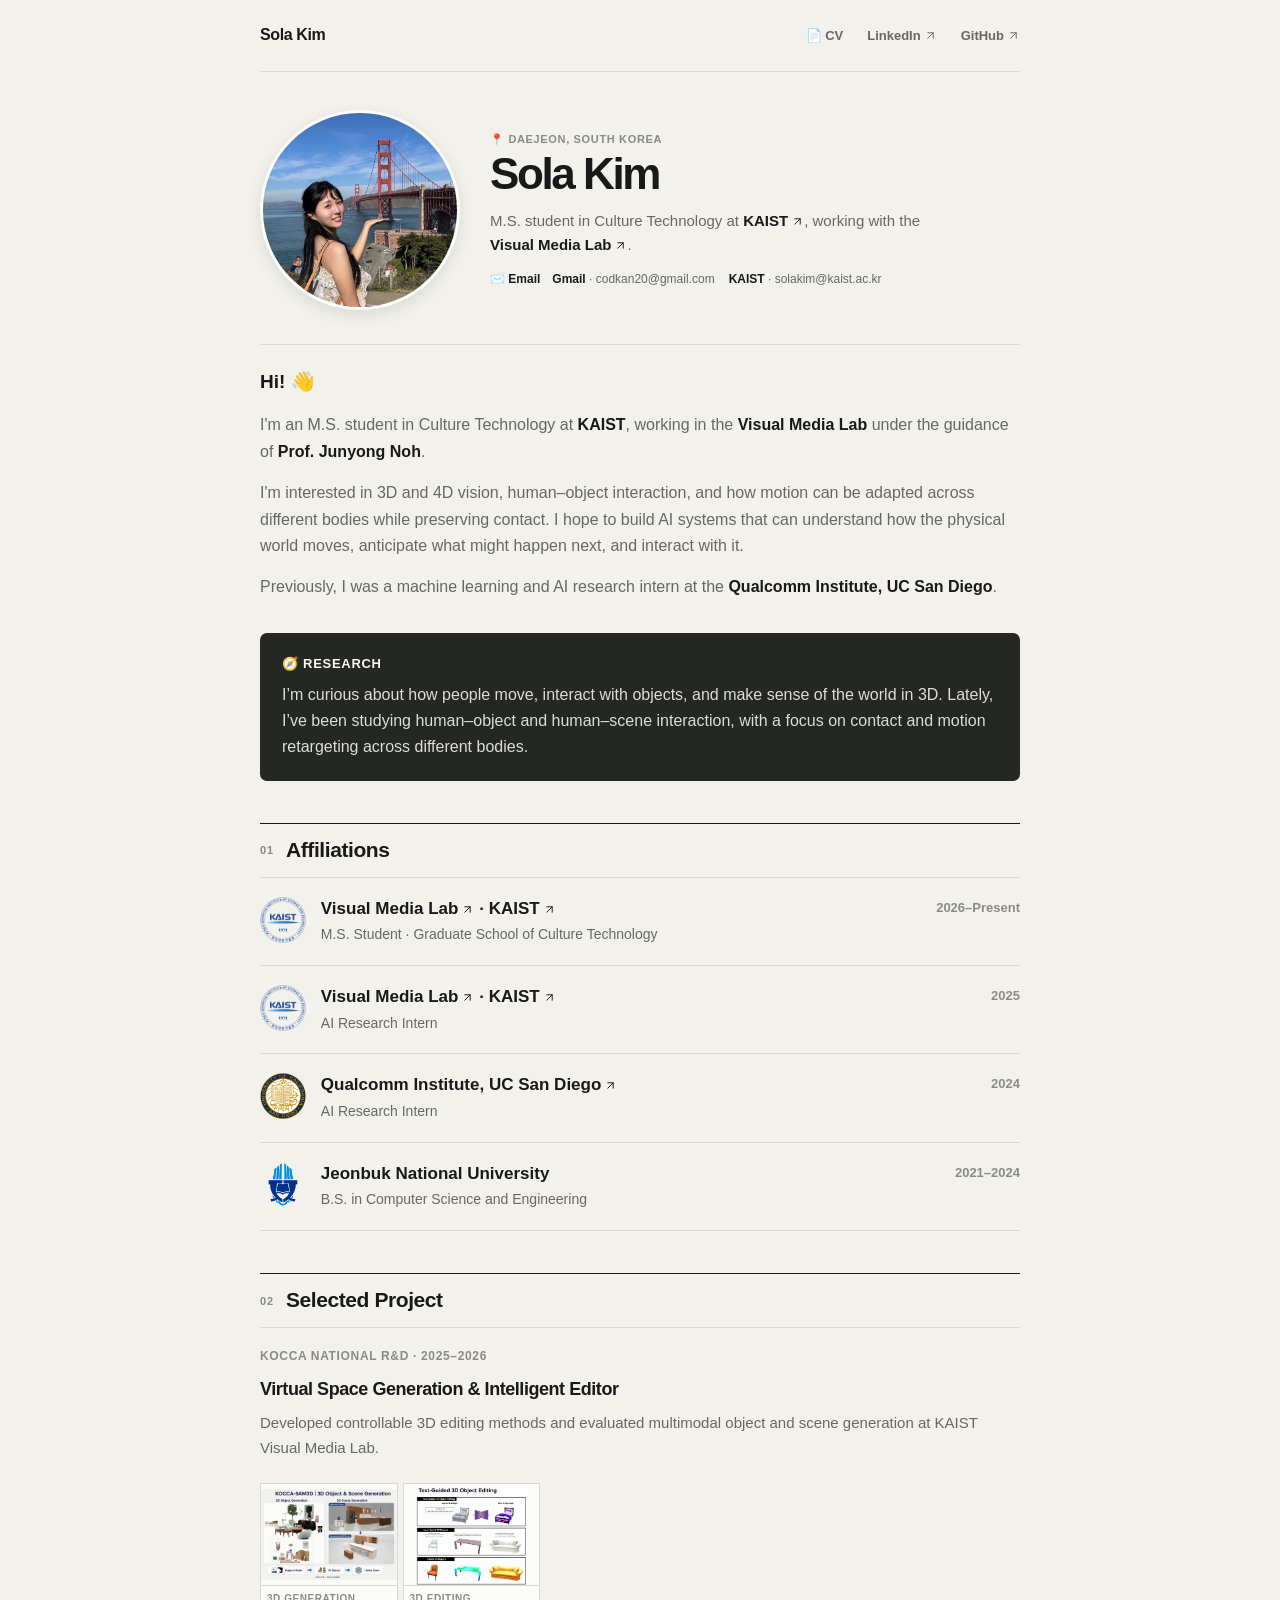
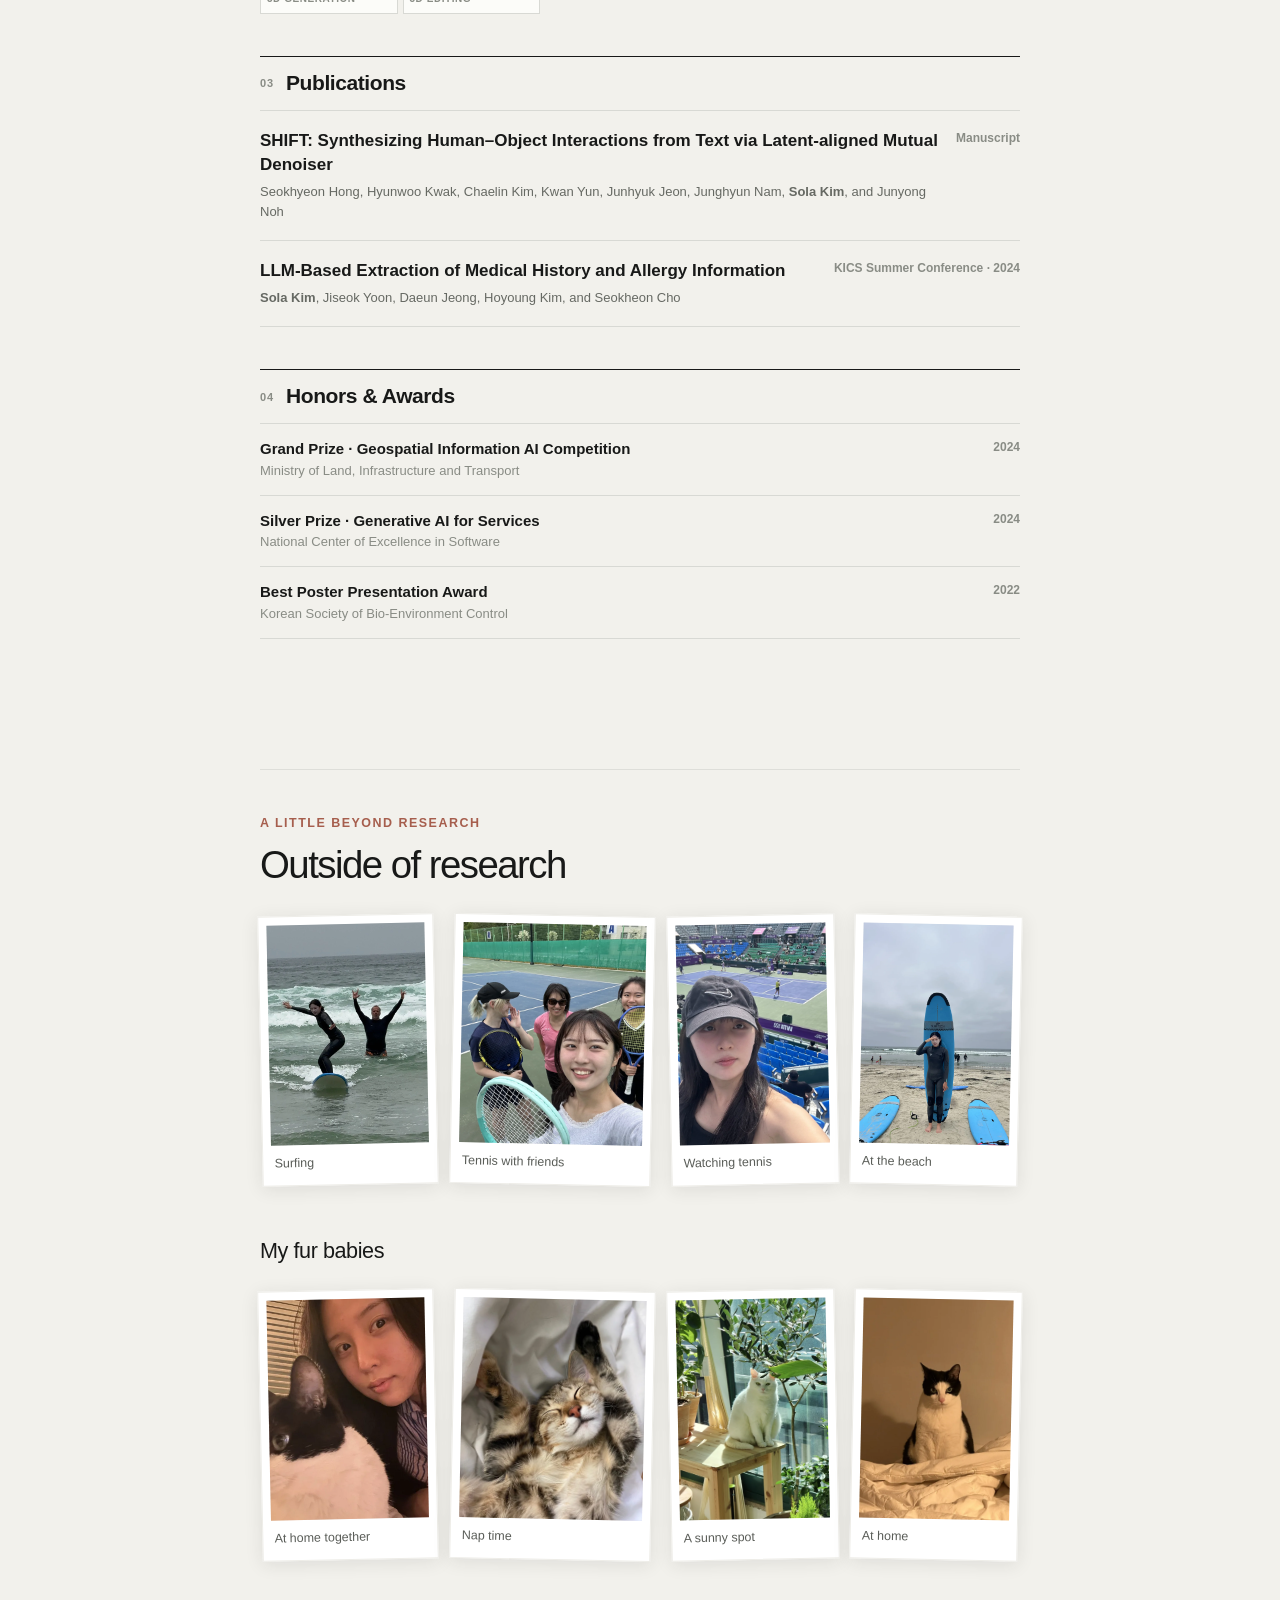
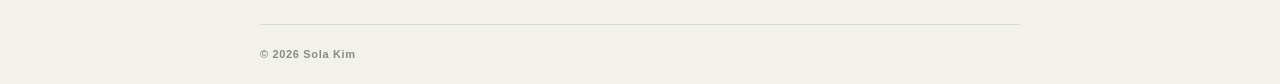
<file: index.html>
<!DOCTYPE html>

<html lang="en"><head><meta charset="utf-8"/><meta content="width=device-width, initial-scale=1" name="viewport"/><link data-precedence="vite-rsc/importer-resources" data-rsc-css-href="/_next/static/css/index.CDTAW_v6.css" href="/_next/static/css/index.CDTAW_v6.css" rel="stylesheet"/><title>Sola Kim — 3D &amp; 4D Vision Research</title><meta content="Sola Kim is an M.S. student at KAIST Visual Media Lab researching 3D and 4D vision, generative video, human-object interaction, and controllable visual generation." name="description"/><meta content="Sola Kim — 3D &amp; 4D Vision Research" property="og:title"/><meta content="3D &amp; 4D Vision · Generative Video · Controllable Generation" property="og:description"/><meta content="website" property="og:type"/><meta content="https://ffe4el.github.io/og.png" property="og:image"/><meta content="1731" property="og:image:width"/><meta content="909" property="og:image:height"/><meta content="Sola Kim — 3D and 4D Vision Research" property="og:image:alt"/><meta content="summary_large_image" name="twitter:card"/><meta content="Sola Kim — 3D &amp; 4D Vision Research" name="twitter:title"/><meta content="3D &amp; 4D Vision · Generative Video · Controllable Generation" name="twitter:description"/><meta content="https://ffe4el.github.io/og.png" name="twitter:image"/>
<style>
.life-section{margin:5.5rem 0 4rem;padding:2.7rem 0 0;border-top:1px solid #deded9}
.life-heading{display:grid;grid-template-columns:1fr 1fr;gap:2rem;align-items:end;margin-bottom:1.8rem}
.life-kicker{font-size:.78rem;text-transform:uppercase;letter-spacing:.12em;font-weight:700;color:#a65e4d;margin:0 0 .6rem}
.life-heading h2{font-size:clamp(1.7rem,3vw,2.5rem);line-height:1.12;letter-spacing:-.04em;margin:0;max-width:450px}
.life-heading>p{color:#585c5b;line-height:1.7;margin:0;max-width:460px;font-size:.96rem}
.photo-album{display:grid;grid-template-columns:1.05fr 1.2fr 1fr 1fr;gap:1rem;align-items:start}
.photo{background:#fff;margin:0;padding:.5rem .5rem .7rem;box-shadow:0 3px 18px rgba(37,43,39,.1);border:1px solid #eeede8;transform:rotate(-1.2deg)}
.photo:nth-child(even){transform:rotate(1.2deg)}
.photo img{display:block;width:100%;height:220px;object-fit:cover;background:#ecece8}
.photo.surf-wave img{object-position:50% 65%}.photo.tennis-friends img{object-position:65% 60%}.photo.tennis-match img{object-position:47% 62%}.photo.surf-beach img{object-position:50% 58%}
.photo figcaption{font-size:.78rem;color:#5a5d58;padding:.65rem .2rem .15rem;line-height:1.3}
@media(max-width:760px){.life-section{margin-top:3.5rem}.life-heading{grid-template-columns:1fr;gap:1rem}.photo-album{grid-template-columns:repeat(2,minmax(0,1fr));gap:.85rem}.photo img{height:200px}}
@media(max-width:400px){.photo img{height:150px}.life-heading h2{font-size:1.7rem}}

.cats-heading{margin:3rem 0 1.3rem}.cats-heading h3{font-size:1.35rem;letter-spacing:-.02em;margin:0 0 .3rem}.cats-heading p{margin:0;color:#585c5b;font-size:.96rem}.cats-album .photo img{object-position:center 45%}
</style><style>.enlarge-image{display:block;cursor:zoom-in}.enlarge-image:focus-visible{outline:3px solid #a65e4d;outline-offset:4px}.image-viewer{border:0;background:transparent;padding:0;max-width:95vw;max-height:95vh;overflow:visible}.image-viewer::backdrop{background:rgba(0,0,0,.82)}.image-viewer img{display:block;max-width:90vw;max-height:88vh;object-fit:contain}.image-viewer-close{position:absolute;right:0;top:-2.6rem;background:transparent;color:#fff;border:0;font-size:2rem;line-height:1;cursor:pointer}.life-heading{grid-template-columns:1fr}</style><style>.experience-row{display:grid!important;grid-template-columns:48px minmax(0,1fr) auto!important;gap:.8rem;align-items:start}.affiliation-logo{position:relative;display:block;width:46px;height:46px;overflow:hidden;flex:none}.affiliation-logo img{width:100%;height:100%;object-fit:contain;display:block}.jeonbuk-logo img{position:absolute;width:96px;height:auto;max-width:none;left:-25px;top:0}@media(max-width:480px){.experience-row{grid-template-columns:38px minmax(0,1fr) auto!important;gap:.6rem}.affiliation-logo{width:38px;height:38px}.jeonbuk-logo img{width:76px;left:-19px}}</style><style>.jeonbuk-logo img{position:static;width:100%;height:100%;max-width:100%;object-fit:contain}</style></head><body><main id="top"><div class="page-shell"><header class="topbar"><a aria-label="Sola Kim, home" class="wordmark" href="#top">Sola Kim</a><nav aria-label="Profile links"><a href="/cv/Sola-Kim-CV.pdf" target="_blank">📄 CV</a><a href="https://www.linkedin.com/in/colasola/" rel="noreferrer" target="_blank">LinkedIn <svg aria-hidden="true" class="lucide lucide-arrow-up-right" fill="none" height="13" stroke="currentColor" stroke-linecap="round" stroke-linejoin="round" stroke-width="1.8" viewbox="0 0 24 24" width="13" xmlns="http://www.w3.org/2000/svg"><path d="M7 7h10v10"></path><path d="M7 17 17 7"></path></svg></a><a href="https://github.com/ffe4el" rel="noreferrer" target="_blank">GitHub <svg aria-hidden="true" class="lucide lucide-arrow-up-right" fill="none" height="13" stroke="currentColor" stroke-linecap="round" stroke-linejoin="round" stroke-width="1.8" viewbox="0 0 24 24" width="13" xmlns="http://www.w3.org/2000/svg"><path d="M7 7h10v10"></path><path d="M7 17 17 7"></path></svg></a></nav></header><section aria-labelledby="intro-title" class="intro"><div class="portrait"><img alt="Sola Kim in front of the Golden Gate Bridge" data-nimg="fill" decoding="async" fetchpriority="high" loading="eager" src="/profile.jpg" style="position:absolute;inset:0;width:100%;height:100%;object-fit:cover"/></div><div class="identity"><p class="location">📍 Daejeon, South Korea</p><h1 id="intro-title">Sola Kim</h1><p class="role">M.S. student in Culture Technology at<!-- --> <a href="https://www.kaist.ac.kr/en/" rel="noreferrer" target="_blank">KAIST <svg aria-hidden="true" class="lucide lucide-arrow-up-right" fill="none" height="13" stroke="currentColor" stroke-linecap="round" stroke-linejoin="round" stroke-width="1.8" viewbox="0 0 24 24" width="13" xmlns="http://www.w3.org/2000/svg"><path d="M7 7h10v10"></path><path d="M7 17 17 7"></path></svg></a>, working with the<!-- --> <a href="https://vml.kaist.ac.kr/" rel="noreferrer" target="_blank">Visual Media Lab <svg aria-hidden="true" class="lucide lucide-arrow-up-right" fill="none" height="13" stroke="currentColor" stroke-linecap="round" stroke-linejoin="round" stroke-width="1.8" viewbox="0 0 24 24" width="13" xmlns="http://www.w3.org/2000/svg"><path d="M7 7h10v10"></path><path d="M7 17 17 7"></path></svg></a>.</p><div aria-label="Email addresses" class="intro-contact"><span>✉️ Email</span><div><a href="mailto:codkan20@gmail.com"><strong>Gmail</strong> · codkan20@gmail.com</a><a href="mailto:solakim@kaist.ac.kr"><strong>KAIST</strong> · solakim@kaist.ac.kr</a></div></div></div><div class="bio"><p class="hello">Hi! 👋</p><p>I'm an M.S. student in Culture Technology at <a href="https://www.kaist.ac.kr/en/">KAIST</a>, working in the <a href="https://vml.kaist.ac.kr/">Visual Media Lab</a> under the guidance of <a href="https://vml.kaist.ac.kr/main/people/person/1">Prof. Junyong Noh</a>.</p><p>I'm interested in 3D and 4D vision, human–object interaction, and how motion can be adapted across different bodies while preserving contact. I hope to build AI systems that can understand how the physical world moves, anticipate what might happen next, and interact with it.</p><p>Previously, I was a machine learning and AI research intern at the <a href="https://qi.ucsd.edu/">Qualcomm Institute, UC San Diego</a>.</p></div></section><section aria-label="Research interests" class="research-strip"><span>🧭 Research</span><p>I’m curious about how people move, interact with objects, and make sense of the world in 3D. Lately, I’ve been studying human–object and human–scene interaction, with a focus on contact and motion retargeting across different bodies.</p></section><div class="content-grid"><section aria-labelledby="experience-title" class="ledger"><div class="section-heading"><span>01</span><h2 id="experience-title">Affiliations</h2></div><div class="experience-list"><article class="experience-row"><span aria-hidden="true" class="affiliation-logo"><img alt="" src="/affiliations/kaist.png"/></span><div><h3><a href="https://vml.kaist.ac.kr/" rel="noreferrer" target="_blank">Visual Media Lab <svg aria-hidden="true" class="lucide lucide-arrow-up-right" fill="none" height="13" stroke="currentColor" stroke-linecap="round" stroke-linejoin="round" stroke-width="1.8" viewbox="0 0 24 24" width="13" xmlns="http://www.w3.org/2000/svg"><path d="M7 7h10v10"></path><path d="M7 17 17 7"></path></svg></a> <!-- -->·<!-- --> <a href="https://www.kaist.ac.kr/en/" rel="noreferrer" target="_blank">KAIST <svg aria-hidden="true" class="lucide lucide-arrow-up-right" fill="none" height="13" stroke="currentColor" stroke-linecap="round" stroke-linejoin="round" stroke-width="1.8" viewbox="0 0 24 24" width="13" xmlns="http://www.w3.org/2000/svg"><path d="M7 7h10v10"></path><path d="M7 17 17 7"></path></svg></a></h3><p>M.S. Student · Graduate School of Culture Technology</p></div><time>2026–Present</time></article><article class="experience-row"><span aria-hidden="true" class="affiliation-logo"><img alt="" src="/affiliations/kaist.png"/></span><div><h3><a href="https://vml.kaist.ac.kr/" rel="noreferrer" target="_blank">Visual Media Lab <svg aria-hidden="true" class="lucide lucide-arrow-up-right" fill="none" height="13" stroke="currentColor" stroke-linecap="round" stroke-linejoin="round" stroke-width="1.8" viewbox="0 0 24 24" width="13" xmlns="http://www.w3.org/2000/svg"><path d="M7 7h10v10"></path><path d="M7 17 17 7"></path></svg></a> <!-- -->·<!-- --> <a href="https://www.kaist.ac.kr/en/" rel="noreferrer" target="_blank">KAIST <svg aria-hidden="true" class="lucide lucide-arrow-up-right" fill="none" height="13" stroke="currentColor" stroke-linecap="round" stroke-linejoin="round" stroke-width="1.8" viewbox="0 0 24 24" width="13" xmlns="http://www.w3.org/2000/svg"><path d="M7 7h10v10"></path><path d="M7 17 17 7"></path></svg></a></h3><p>AI Research Intern</p></div><time>2025</time></article><article class="experience-row"><span aria-hidden="true" class="affiliation-logo"><img alt="" src="/affiliations/ucsd.png"/></span><div><h3><a href="https://qi.ucsd.edu/" rel="noreferrer" target="_blank">Qualcomm Institute, UC San Diego <svg aria-hidden="true" class="lucide lucide-arrow-up-right" fill="none" height="13" stroke="currentColor" stroke-linecap="round" stroke-linejoin="round" stroke-width="1.8" viewbox="0 0 24 24" width="13" xmlns="http://www.w3.org/2000/svg"><path d="M7 7h10v10"></path><path d="M7 17 17 7"></path></svg></a></h3><p>AI Research Intern</p></div><time>2024</time></article><article class="experience-row"><span aria-hidden="true" class="affiliation-logo jeonbuk-logo"><img alt="" src="/affiliations/jeonbuk.png"/></span><div><h3><a href="https://www.jbnu.ac.kr/eng/">Jeonbuk National University</a></h3><p>B.S. in Computer Science and Engineering</p></div><time>2021–2024</time></article></div></section><section aria-labelledby="project-title" class="project"><div class="section-heading"><span>02</span><h2 id="project-title">Selected Project</h2></div><article class="project-row"><div class="project-copy"><p class="project-meta">KOCCA National R&amp;D · 2025–2026</p><h3>Virtual Space Generation &amp; Intelligent Editor</h3><p>Developed controllable 3D editing methods and evaluated multimodal object and scene generation at KAIST Visual Media Lab.</p></div><div aria-label="Project examples" class="project-images"><figure><a aria-label="Enlarge 3D object and scene generation results" class="enlarge-image" href="/work/kocca-sam3d.png"><img alt="3D object and scene generation results" data-nimg="1" decoding="async" height="1024" loading="lazy" src="/work/kocca-sam3d.png" width="1536"/></a><figcaption>3D generation</figcaption></figure><figure><a aria-label="Enlarge Text-guided 3D object editing examples" class="enlarge-image" href="/work/text-guided-3d-editing.png"><img alt="Text-guided 3D object editing examples" data-nimg="1" decoding="async" height="1218" loading="lazy" src="/work/text-guided-3d-editing.png" width="1368"/></a><figcaption>3D editing</figcaption></figure></div></article></section></div><div class="archive-grid"><section aria-labelledby="publications-title" class="publications"><div class="section-heading"><span>03</span><h2 id="publications-title">Publications</h2></div><article class="publication-row"><div><h3>SHIFT: Synthesizing Human–Object Interactions from Text via Latent-aligned Mutual Denoiser</h3><p>Seokhyeon Hong, Hyunwoo Kwak, Chaelin Kim, Kwan Yun, Junhyuk Jeon, Junghyun Nam, <strong>Sola Kim</strong>, and Junyong Noh</p></div><span>Manuscript</span></article><article class="publication-row"><div><h3>LLM-Based Extraction of Medical History and Allergy Information</h3><p><strong>Sola Kim</strong>, Jiseok Yoon, Daeun Jeong, Hoyoung Kim, and Seokheon Cho</p></div><span>KICS Summer Conference · 2024</span></article></section><section aria-labelledby="awards-title" class="awards"><div class="section-heading"><span>04</span><h2 id="awards-title">Honors &amp; Awards</h2></div><ul class="award-list"><li><div><strong>Grand Prize · Geospatial Information AI Competition</strong><small>Ministry of Land, Infrastructure and Transport</small></div><time>2024</time></li><li><div><strong>Silver Prize · Generative AI for Services</strong><small>National Center of Excellence in Software</small></div><time>2024</time></li><li><div><strong>Best Poster Presentation Award</strong><small>Korean Society of Bio-Environment Control</small></div><time>2022</time></li></ul></section></div><section aria-labelledby="life-title" class="life-section"><div class="life-heading"><div><p class="life-kicker">A little beyond research</p><h2 id="life-title">Outside of research</h2></div></div><div class="photo-album"><figure class="photo surf-wave"><img alt="Sola surfing on a wave" loading="lazy" src="/hobbies/surf-wave.webp"/><figcaption>Surfing</figcaption></figure><figure class="photo tennis-friends"><img alt="Sola and friends together on a tennis court" loading="lazy" src="/hobbies/tennis-friends.webp"/><figcaption>Tennis with friends</figcaption></figure><figure class="photo tennis-match"><img alt="Sola watching a tennis match" loading="lazy" src="/hobbies/tennis-match.webp"/><figcaption>Watching tennis</figcaption></figure><figure class="photo surf-beach"><img alt="Sola with a surfboard on the beach" loading="lazy" src="/hobbies/surf-beach.webp"/><figcaption>At the beach</figcaption></figure></div><div class="cats-heading"><h3>My fur babies</h3></div><div class="photo-album cats-album"><figure class="photo"><img alt="Sola with her black and white cat" loading="lazy" src="/hobbies/cats-together.webp"/><figcaption>At home together</figcaption></figure><figure class="photo"><img alt="A tabby cat sleeping" loading="lazy" src="/hobbies/cat-sleeping.webp"/><figcaption>Nap time</figcaption></figure><figure class="photo"><img alt="A white cat sitting among plants by a window" loading="lazy" src="/hobbies/cat-window.webp"/><figcaption>A sunny spot</figcaption></figure><figure class="photo"><img alt="A black and white cat sitting on a bed" loading="lazy" src="/hobbies/cat-bed.webp"/><figcaption>At home</figcaption></figure></div></section><footer><span>© <!-- -->2026<!-- --> Sola Kim</span></footer></div></main><dialog aria-label="Enlarged project image" class="image-viewer"><button aria-label="Close enlarged image" class="image-viewer-close" type="button">×</button><img alt=""/></dialog><script>const viewer = document.querySelector('.image-viewer');
const viewerImage = viewer.querySelector('img');
document.querySelectorAll('.enlarge-image').forEach((link) => {
  link.addEventListener('click', (event) => {
    if (typeof viewer.showModal !== 'function') return;
    event.preventDefault();
    viewerImage.src = link.href;
    viewerImage.alt = link.querySelector('img').alt;
    viewer.showModal();
  });
});
viewer.querySelector('.image-viewer-close').addEventListener('click', () => viewer.close());
viewer.addEventListener('click', (event) => { if (event.target === viewer) viewer.close(); });</script></body></html>
</file>
